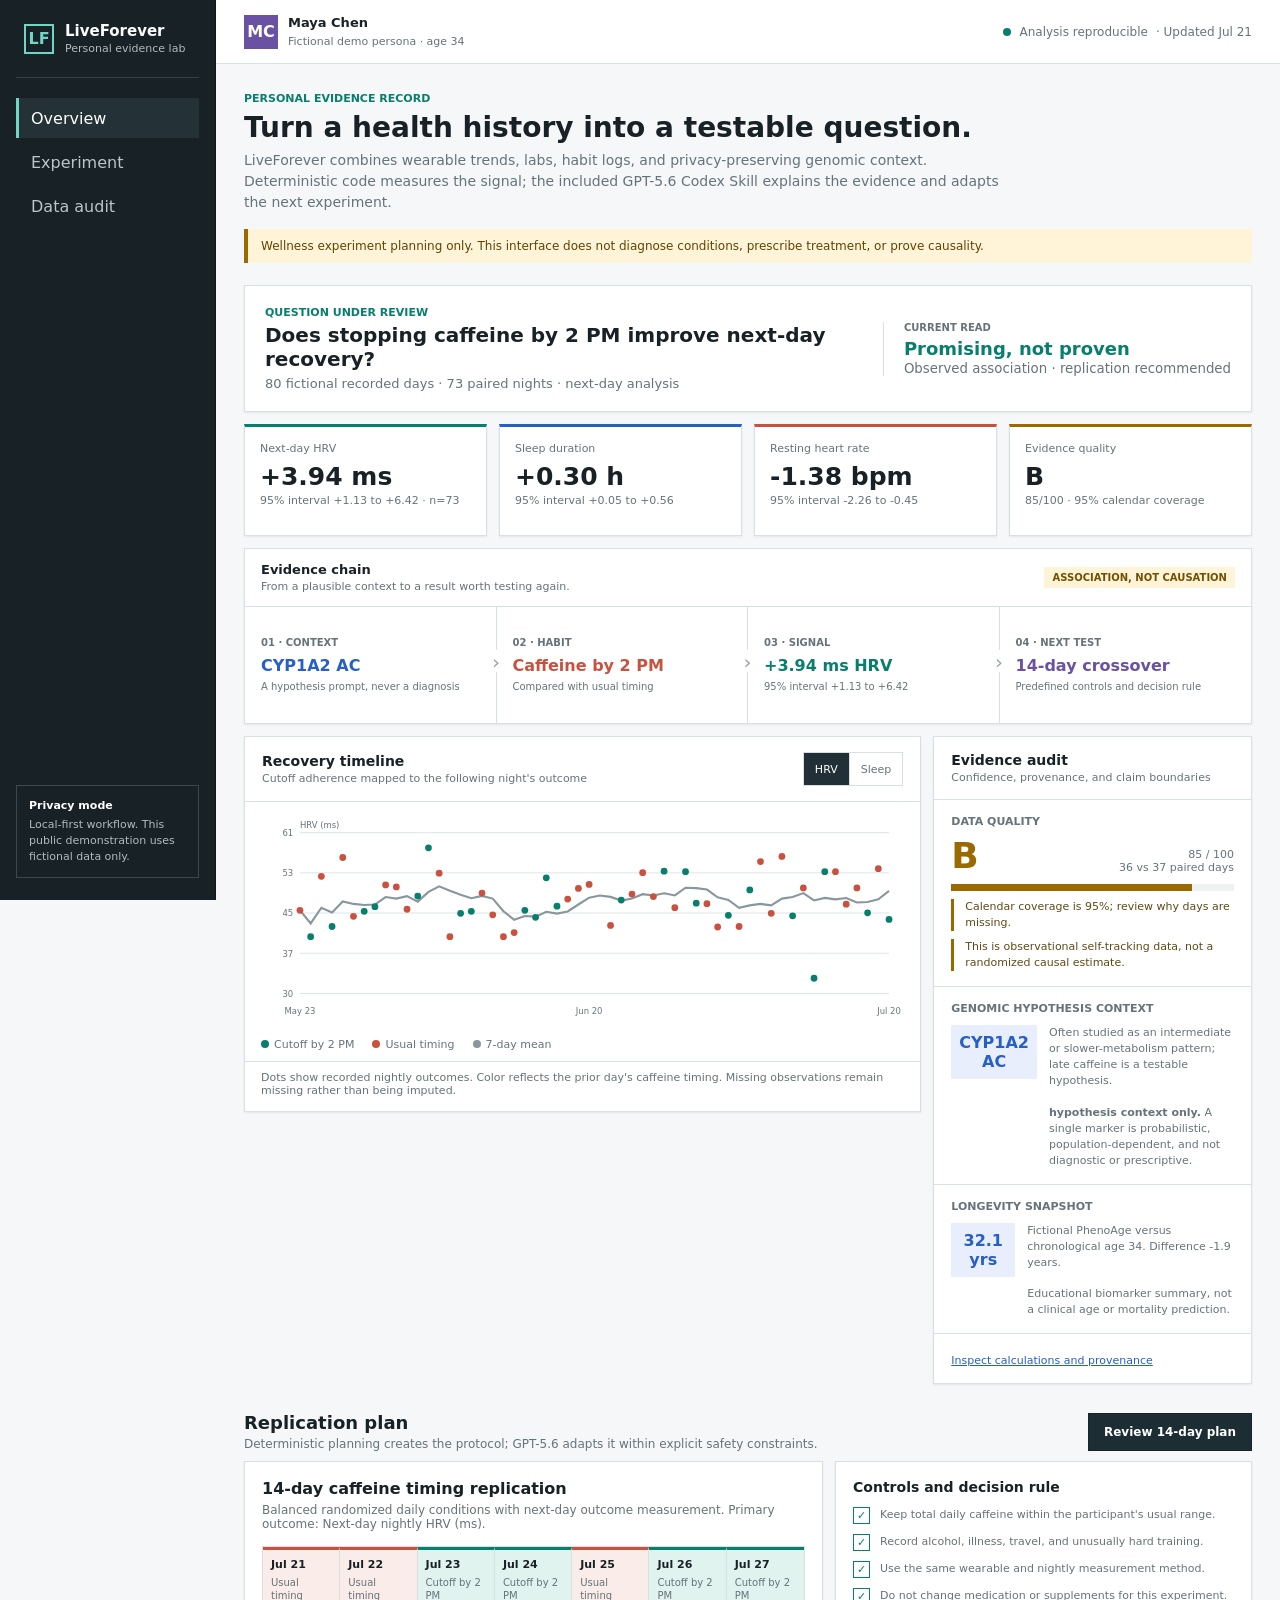
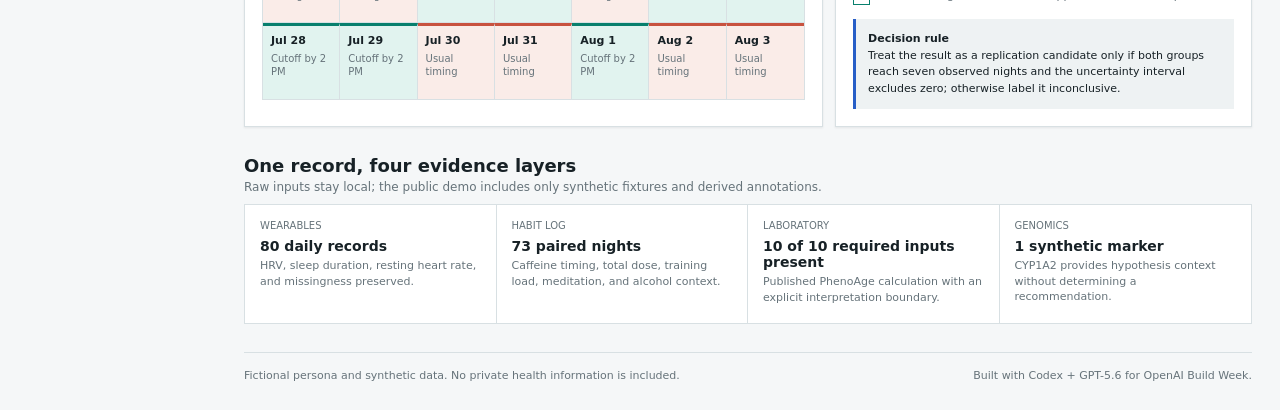
<file: demo/index-buildweek.html>
<!doctype html>
<html lang="en">
<head>
  <meta charset="utf-8">
  <meta name="viewport" content="width=device-width, initial-scale=1">
  <meta name="description" content="LiveForever: a personal evidence lab for privacy-first wellness experiments, built with Codex and GPT-5.6.">
  <title>LiveForever — Personal Evidence Lab</title>
  <style>
    :root {
      --page: #f5f7f8;
      --surface: #ffffff;
      --surface-2: #eef2f3;
      --ink: #172126;
      --muted: #66737a;
      --line: #d8e0e3;
      --teal: #087f6d;
      --teal-soft: #e1f3ef;
      --blue: #275ec7;
      --blue-soft: #e8eefb;
      --coral: #c8523f;
      --coral-soft: #faece8;
      --gold: #9a6900;
      --gold-soft: #fff4d8;
      --purple: #6a51a3;
      --shadow: 0 1px 2px rgba(21, 33, 38, .08);
      font-family: Inter, ui-sans-serif, system-ui, -apple-system, BlinkMacSystemFont, "Segoe UI", sans-serif;
      color: var(--ink);
      background: var(--page);
    }
    * { box-sizing: border-box; }
    body { margin: 0; min-width: 320px; background: var(--page); }
    button, input { font: inherit; }
    button { cursor: pointer; }
    .shell { min-height: 100vh; display: grid; grid-template-columns: 216px minmax(0, 1fr); }
    .sidebar {
      position: sticky; top: 0; height: 100vh; padding: 22px 16px;
      background: #182226; color: #f8fbfc; display: flex; flex-direction: column;
      border-right: 1px solid #101719;
    }
    .brand { display: flex; align-items: center; gap: 11px; padding: 0 8px 22px; border-bottom: 1px solid #344145; }
    .brand-mark { width: 30px; height: 30px; display: grid; place-items: center; border: 2px solid #70d5c3; color: #70d5c3; font-weight: 800; }
    .brand strong { display: block; font-size: 15px; }
    .brand small { display: block; margin-top: 2px; color: #aebbc0; font-size: 11px; }
    .nav { display: grid; gap: 4px; padding-top: 20px; }
    .nav button {
      width: 100%; text-align: left; color: #bac6ca; background: transparent; border: 0;
      border-left: 3px solid transparent; padding: 10px 12px; min-height: 40px;
    }
    .nav button:hover, .nav button.active { color: #fff; background: #243136; border-left-color: #70d5c3; }
    .privacy-note { margin-top: auto; padding: 12px; border: 1px solid #3b494e; color: #aebbc0; font-size: 11px; line-height: 1.45; }
    .privacy-note strong { color: #fff; display: block; margin-bottom: 3px; }
    main { min-width: 0; }
    .topbar {
      min-height: 64px; padding: 12px 28px; background: var(--surface); border-bottom: 1px solid var(--line);
      display: flex; align-items: center; justify-content: space-between; gap: 18px; position: sticky; top: 0; z-index: 5;
    }
    .persona { display: flex; align-items: center; gap: 10px; }
    .avatar { width: 34px; height: 34px; background: var(--purple); color: #fff; display: grid; place-items: center; font-weight: 750; }
    .persona strong { display: block; font-size: 13px; }
    .persona span { color: var(--muted); font-size: 11px; }
    .status { display: flex; align-items: center; gap: 8px; color: var(--muted); font-size: 12px; }
    .status-dot { width: 8px; height: 8px; background: var(--teal); border-radius: 50%; }
    .content { max-width: 1380px; padding: 28px; margin: 0 auto; }
    .eyebrow { color: var(--teal); font-size: 11px; font-weight: 800; text-transform: uppercase; }
    h1 { margin: 7px 0 6px; font-size: 28px; line-height: 1.16; letter-spacing: 0; }
    .lede { margin: 0; color: var(--muted); font-size: 14px; line-height: 1.5; max-width: 760px; }
    .disclaimer { margin-top: 16px; padding: 10px 13px; background: var(--gold-soft); border-left: 4px solid var(--gold); color: #604400; font-size: 12px; }
    .question-band {
      margin-top: 22px; background: var(--surface); border: 1px solid var(--line); box-shadow: var(--shadow);
      display: grid; grid-template-columns: minmax(0, 1fr) auto; align-items: center; gap: 24px; padding: 20px;
    }
    .question-band h2 { margin: 4px 0 5px; font-size: 20px; }
    .question-band p { margin: 0; color: var(--muted); font-size: 13px; }
    .signal { min-width: 200px; padding-left: 20px; border-left: 1px solid var(--line); }
    .signal-label { color: var(--muted); font-size: 10px; text-transform: uppercase; font-weight: 700; }
    .signal-value { font-size: 18px; font-weight: 800; color: var(--teal); margin-top: 5px; }
    .signal small { color: var(--muted); display: block; margin-top: 2px; }
    .metrics { display: grid; grid-template-columns: repeat(4, minmax(0, 1fr)); gap: 12px; margin: 12px 0; }
    .metric { min-height: 112px; background: var(--surface); border: 1px solid var(--line); padding: 15px; box-shadow: var(--shadow); }
    .metric:nth-child(1) { border-top: 3px solid var(--teal); }
    .metric:nth-child(2) { border-top: 3px solid var(--blue); }
    .metric:nth-child(3) { border-top: 3px solid var(--coral); }
    .metric:nth-child(4) { border-top: 3px solid var(--gold); }
    .metric-label { color: var(--muted); font-size: 11px; }
    .metric-value { margin: 7px 0 3px; font-size: 25px; font-weight: 800; font-variant-numeric: tabular-nums; }
    .metric-note { color: var(--muted); font-size: 11px; line-height: 1.35; }
    .chain-block { margin: 12px 0; border: 1px solid var(--line); background: var(--surface); box-shadow: var(--shadow); }
    .chain-head { padding: 13px 16px; display: flex; align-items: center; justify-content: space-between; gap: 16px; border-bottom: 1px solid var(--line); }
    .chain-head h3 { margin: 0; font-size: 13px; }
    .chain-head p { margin: 3px 0 0; color: var(--muted); font-size: 11px; }
    .claim-tag { flex: 0 0 auto; padding: 5px 8px; background: var(--gold-soft); color: #725000; font-size: 10px; font-weight: 750; text-transform: uppercase; }
    .evidence-chain { display: grid; grid-template-columns: repeat(4, minmax(0, 1fr)); }
    .chain-step {
      min-width: 0; min-height: 116px; padding: 16px; border: 0; border-right: 1px solid var(--line);
      background: var(--surface); color: var(--ink); text-align: left; position: relative;
    }
    .chain-step:last-child { border-right: 0; }
    .chain-step::after { content: "\203A"; position: absolute; top: 43px; right: -8px; z-index: 2; width: 15px; height: 22px; background: var(--surface); color: #98a4a9; display: grid; place-items: center; font-size: 20px; }
    .chain-step:last-child::after { display: none; }
    .chain-step:hover { background: var(--surface-2); }
    .chain-step:hover::after { background: var(--surface-2); }
    .chain-step:focus-visible { outline: 3px solid rgba(39, 94, 199, .3); outline-offset: -3px; z-index: 3; }
    .chain-index { display: block; margin-bottom: 9px; color: var(--muted); font-size: 10px; font-weight: 750; text-transform: uppercase; }
    .chain-value { display: block; overflow-wrap: anywhere; font-size: 16px; font-weight: 800; line-height: 1.15; }
    .chain-note { display: block; margin-top: 5px; color: var(--muted); font-size: 10px; line-height: 1.35; }
    .chain-step:nth-child(1) .chain-value { color: var(--blue); }
    .chain-step:nth-child(2) .chain-value { color: var(--coral); }
    .chain-step:nth-child(3) .chain-value { color: var(--teal); }
    .chain-step:nth-child(4) .chain-value { color: var(--purple); }
    .layout { display: grid; grid-template-columns: minmax(0, 1.7fr) minmax(300px, .8fr); gap: 12px; align-items: start; }
    .panel { background: var(--surface); border: 1px solid var(--line); box-shadow: var(--shadow); }
    .panel-head { padding: 15px 17px; border-bottom: 1px solid var(--line); display: flex; align-items: center; justify-content: space-between; gap: 12px; }
    .panel-head h3 { margin: 0; font-size: 14px; }
    .panel-head p { margin: 3px 0 0; color: var(--muted); font-size: 11px; }
    .segmented { display: flex; border: 1px solid var(--line); }
    .segmented button { min-height: 32px; padding: 0 11px; border: 0; border-right: 1px solid var(--line); background: var(--surface); color: var(--muted); font-size: 11px; }
    .segmented button:last-child { border-right: 0; }
    .segmented button.active { background: #213036; color: #fff; }
    .chart-wrap { padding: 14px 16px 10px; }
    #chart { display: block; width: 100%; aspect-ratio: 3 / 1; min-height: 210px; }
    .legend { display: flex; gap: 18px; flex-wrap: wrap; color: var(--muted); font-size: 11px; padding-top: 7px; }
    .legend i { width: 8px; height: 8px; display: inline-block; margin-right: 5px; border-radius: 50%; }
    .chart-foot { padding: 9px 16px 14px; color: var(--muted); font-size: 11px; border-top: 1px solid var(--line); }
    .audit-section { padding: 15px 17px; border-bottom: 1px solid var(--line); }
    .audit-section:last-child { border-bottom: 0; }
    .audit-section h4 { margin: 0 0 10px; font-size: 11px; text-transform: uppercase; color: var(--muted); }
    .grade-row { display: flex; align-items: end; justify-content: space-between; gap: 12px; }
    .grade { color: var(--gold); font-size: 36px; font-weight: 850; line-height: 1; }
    .grade-score { color: var(--muted); font-size: 11px; text-align: right; }
    .quality-bar { height: 7px; background: var(--surface-2); margin-top: 10px; }
    .quality-bar span { display: block; height: 100%; width: 85%; background: var(--gold); }
    .warning { margin-top: 8px; padding-left: 11px; border-left: 3px solid var(--gold); color: #5e4a19; font-size: 11px; line-height: 1.45; }
    .genome { display: grid; grid-template-columns: auto 1fr; gap: 12px; align-items: start; }
    .gene { min-width: 64px; padding: 8px; background: var(--blue-soft); color: var(--blue); font-weight: 800; text-align: center; }
    .genome p { margin: 0; color: var(--muted); font-size: 11px; line-height: 1.45; }
    .text-button { background: transparent; border: 0; color: var(--blue); padding: 0; font-size: 11px; text-decoration: underline; }
    .section { scroll-margin-top: 82px; margin-top: 28px; }
    .section-heading { display: flex; align-items: end; justify-content: space-between; gap: 16px; margin-bottom: 10px; }
    .section-heading h2 { margin: 0; font-size: 18px; }
    .section-heading p { margin: 4px 0 0; color: var(--muted); font-size: 12px; }
    .primary-button { min-height: 38px; border: 1px solid #15252a; background: #1c2e34; color: #fff; padding: 0 15px; font-weight: 700; font-size: 12px; }
    .primary-button:hover { background: #294047; }
    .experiment-grid { display: grid; grid-template-columns: minmax(0, 1fr) minmax(310px, .72fr); gap: 12px; }
    .plan-copy { padding: 17px; }
    .plan-copy h3 { margin: 0 0 5px; font-size: 16px; }
    .plan-copy > p { color: var(--muted); margin: 0 0 15px; font-size: 12px; }
    .schedule { display: grid; grid-template-columns: repeat(7, minmax(0, 1fr)); border: 1px solid var(--line); }
    .day { min-height: 76px; padding: 8px; border-right: 1px solid var(--line); border-bottom: 1px solid var(--line); font-size: 10px; }
    .day:nth-child(7n) { border-right: 0; }
    .day:nth-last-child(-n+7) { border-bottom: 0; }
    .day strong { display: block; font-size: 11px; margin-bottom: 6px; }
    .day span { display: block; line-height: 1.25; color: var(--muted); }
    .day.cutoff { background: var(--teal-soft); border-top: 3px solid var(--teal); }
    .day.usual { background: var(--coral-soft); border-top: 3px solid var(--coral); }
    .controls { padding: 17px; }
    .controls h3 { margin: 0 0 12px; font-size: 14px; }
    .control { display: grid; grid-template-columns: 20px 1fr; gap: 7px; margin: 10px 0; color: var(--muted); font-size: 11px; line-height: 1.4; }
    .check { width: 17px; height: 17px; border: 1px solid var(--teal); color: var(--teal); display: grid; place-items: center; font-size: 11px; }
    .decision { margin-top: 14px; padding: 12px; background: var(--surface-2); border-left: 3px solid var(--blue); font-size: 11px; line-height: 1.5; }
    .sources { display: grid; grid-template-columns: repeat(4, minmax(0, 1fr)); border: 1px solid var(--line); background: var(--surface); }
    .source { min-height: 118px; padding: 15px; border-right: 1px solid var(--line); }
    .source:last-child { border-right: 0; }
    .source-type { color: var(--muted); font-size: 10px; text-transform: uppercase; }
    .source strong { display: block; margin: 7px 0 4px; font-size: 14px; }
    .source p { margin: 0; color: var(--muted); font-size: 11px; line-height: 1.4; }
    .footer { margin-top: 28px; padding-top: 16px; border-top: 1px solid var(--line); color: var(--muted); font-size: 11px; display: flex; justify-content: space-between; gap: 15px; }
    dialog { width: min(560px, calc(100vw - 32px)); border: 1px solid var(--line); padding: 0; color: var(--ink); box-shadow: 0 18px 60px rgba(11, 24, 29, .2); }
    dialog::backdrop { background: rgba(11, 24, 29, .48); }
    .dialog-head { display: flex; justify-content: space-between; align-items: center; padding: 15px 17px; border-bottom: 1px solid var(--line); }
    .dialog-head h3 { margin: 0; font-size: 15px; }
    .close { width: 32px; height: 32px; border: 0; background: var(--surface-2); font-size: 20px; }
    .dialog-body { padding: 17px; color: var(--muted); font-size: 12px; line-height: 1.55; }
    .formula { padding: 12px; background: #182226; color: #edf6f7; font-family: ui-monospace, SFMono-Regular, Menlo, monospace; overflow-wrap: anywhere; }
    .loading { padding: 80px 30px; text-align: center; color: var(--muted); }
    @media (max-width: 980px) {
      .shell { grid-template-columns: 1fr; }
      .sidebar { position: static; height: auto; padding: 12px; flex-direction: row; align-items: center; overflow-x: auto; }
      .brand { border: 0; padding: 0 14px 0 0; flex: 0 0 auto; }
      .brand small, .privacy-note { display: none; }
      .nav { display: flex; padding: 0; gap: 2px; }
      .nav button { width: auto; white-space: nowrap; border-left: 0; border-bottom: 3px solid transparent; }
      .nav button:hover, .nav button.active { border-left-color: transparent; border-bottom-color: #70d5c3; }
      .topbar { position: static; }
      .layout, .experiment-grid { grid-template-columns: 1fr; }
    }
    @media (max-width: 720px) {
      .content { padding: 18px 12px; }
      .brand { padding-right: 8px; }
      .brand-copy { display: none; }
      .topbar { padding: 10px 12px; }
      .status span:last-child { display: none; }
      h1 { font-size: 24px; }
      .question-band { grid-template-columns: 1fr; }
      .signal { padding: 12px 0 0; border-left: 0; border-top: 1px solid var(--line); }
      .metrics { grid-template-columns: repeat(2, minmax(0, 1fr)); }
      .chain-head { align-items: flex-start; }
      .evidence-chain { grid-template-columns: repeat(2, minmax(0, 1fr)); }
      .chain-step { border-bottom: 1px solid var(--line); }
      .chain-step:nth-child(2n) { border-right: 0; }
      .chain-step:nth-last-child(-n+2) { border-bottom: 0; }
      .chain-step::after { display: none; }
      .panel-head { align-items: flex-start; flex-direction: column; }
      #chart { min-height: 190px; aspect-ratio: 1.7 / 1; }
      .schedule { grid-template-columns: repeat(2, minmax(0, 1fr)); }
      .day, .day:nth-child(7n), .day:nth-last-child(-n+7) { border-right: 1px solid var(--line); border-bottom: 1px solid var(--line); }
      .day:nth-child(2n) { border-right: 0; }
      .day:nth-last-child(-n+2) { border-bottom: 0; }
      .sources { grid-template-columns: repeat(2, minmax(0, 1fr)); }
      .source { border-bottom: 1px solid var(--line); }
      .source:nth-child(2n) { border-right: 0; }
      .source:nth-last-child(-n+2) { border-bottom: 0; }
      .footer { flex-direction: column; }
    }
  </style>
</head>
<body>
  <div class="shell">
    <aside class="sidebar">
      <div class="brand">
        <div class="brand-mark">LF</div>
        <div class="brand-copy"><strong>LiveForever</strong><small>Personal evidence lab</small></div>
      </div>
      <nav class="nav" aria-label="Primary navigation">
        <button class="active" data-target="overview">Overview</button>
        <button data-target="experiment">Experiment</button>
        <button data-target="data-audit">Data audit</button>
      </nav>
      <div class="privacy-note"><strong>Privacy mode</strong>Local-first workflow. This public demonstration uses fictional data only.</div>
    </aside>
    <main>
      <header class="topbar">
        <div class="persona"><div class="avatar">MC</div><div><strong>Maya Chen</strong><span>Fictional demo persona · age 34</span></div></div>
        <div class="status"><i class="status-dot"></i><span>Analysis reproducible</span><span>· Updated Jul 21</span></div>
      </header>
      <div class="content" id="app"><div class="loading">Loading the synthetic evidence record…</div></div>
    </main>
  </div>

  <dialog id="calculationDialog">
    <div class="dialog-head"><h3>How this estimate was calculated</h3><button class="close" aria-label="Close">×</button></div>
    <div class="dialog-body" id="calculationBody"></div>
  </dialog>

  <script>
    const fmt = (value, digits = 2) => Number(value).toFixed(digits);
    const signed = (value, digits = 2) => `${value >= 0 ? '+' : ''}${fmt(value, digits)}`;
    const shortDate = value => new Date(`${value}T12:00:00`).toLocaleDateString('en-US', { month: 'short', day: 'numeric' });

    function render(payload) {
      const a = payload.analysis;
      const p = payload.plan;
      const primary = a.primary_effect;
      const sleep = a.secondary_effects.find(item => item.outcome === 'sleep_hours');
      const rhr = a.secondary_effects.find(item => item.outcome === 'resting_hr');
      document.getElementById('app').innerHTML = `
        <section id="overview">
          <div class="eyebrow">Personal evidence record</div>
          <h1>Turn a health history into a testable question.</h1>
          <p class="lede">LiveForever combines wearable trends, labs, habit logs, and privacy-preserving genomic context. Deterministic code measures the signal; the included GPT-5.6 Codex Skill explains the evidence and adapts the next experiment.</p>
          <div class="disclaimer">Wellness experiment planning only. This interface does not diagnose conditions, prescribe treatment, or prove causality.</div>
          <div class="question-band">
            <div><div class="eyebrow">Question under review</div><h2>${a.question}</h2><p>${a.dataset.recorded_days} fictional recorded days · ${a.quality.paired_days} paired nights · next-day analysis</p></div>
            <div class="signal"><div class="signal-label">Current read</div><div class="signal-value">Promising, not proven</div><small>Observed association · replication recommended</small></div>
          </div>
          <div class="metrics">
            <div class="metric"><div class="metric-label">Next-day HRV</div><div class="metric-value">${signed(primary.effect)} ms</div><div class="metric-note">95% interval ${signed(primary.ci_low)} to ${signed(primary.ci_high)} · n=${primary.n_on + primary.n_off}</div></div>
            <div class="metric"><div class="metric-label">Sleep duration</div><div class="metric-value">${signed(sleep.effect)} h</div><div class="metric-note">95% interval ${signed(sleep.ci_low)} to ${signed(sleep.ci_high)}</div></div>
            <div class="metric"><div class="metric-label">Resting heart rate</div><div class="metric-value">${signed(rhr.effect)} bpm</div><div class="metric-note">95% interval ${signed(rhr.ci_low)} to ${signed(rhr.ci_high)}</div></div>
            <div class="metric"><div class="metric-label">Evidence quality</div><div class="metric-value">${a.quality.grade}</div><div class="metric-note">${a.quality.score}/100 · ${Math.round(a.quality.coverage * 100)}% calendar coverage</div></div>
          </div>
          <div class="chain-block">
            <div class="chain-head"><div><h3>Evidence chain</h3><p>From a plausible context to a result worth testing again.</p></div><div class="claim-tag">Association, not causation</div></div>
            <div class="evidence-chain" aria-label="Evidence chain from genomic context to replication plan">
              <button class="chain-step" data-chain-action="audit"><span class="chain-index">01 · Context</span><span class="chain-value">${a.genomics_context.gene} ${a.genomics_context.synthetic_genotype}</span><span class="chain-note">A hypothesis prompt, never a diagnosis</span></button>
              <button class="chain-step" data-chain-action="timeline"><span class="chain-index">02 · Habit</span><span class="chain-value">Caffeine by 2 PM</span><span class="chain-note">Compared with usual timing</span></button>
              <button class="chain-step" data-chain-action="calculation"><span class="chain-index">03 · Signal</span><span class="chain-value">${signed(primary.effect)} ms HRV</span><span class="chain-note">95% interval ${signed(primary.ci_low)} to ${signed(primary.ci_high)}</span></button>
              <button class="chain-step" data-chain-action="experiment"><span class="chain-index">04 · Next test</span><span class="chain-value">14-day crossover</span><span class="chain-note">Predefined controls and decision rule</span></button>
            </div>
          </div>
          <div class="layout">
            <article class="panel" id="timeline-panel">
              <div class="panel-head"><div><h3>Recovery timeline</h3><p>Cutoff adherence mapped to the following night's outcome</p></div><div class="segmented" aria-label="Chart metric"><button class="active" data-metric="hrv_ms">HRV</button><button data-metric="sleep_hours">Sleep</button></div></div>
              <div class="chart-wrap"><svg id="chart" viewBox="0 0 760 250" role="img" aria-label="Recovery timeline"></svg><div class="legend"><span><i style="background:var(--teal)"></i>Cutoff by 2 PM</span><span><i style="background:var(--coral)"></i>Usual timing</span><span><i style="background:#88979d"></i>7-day mean</span></div></div>
              <div class="chart-foot">Dots show recorded nightly outcomes. Color reflects the prior day's caffeine timing. Missing observations remain missing rather than being imputed.</div>
            </article>
            <aside class="panel" id="data-audit">
              <div class="panel-head"><div><h3>Evidence audit</h3><p>Confidence, provenance, and claim boundaries</p></div></div>
              <div class="audit-section"><h4>Data quality</h4><div class="grade-row"><div class="grade">${a.quality.grade}</div><div class="grade-score">${a.quality.score} / 100<br>${a.quality.condition_on_n} vs ${a.quality.condition_off_n} paired days</div></div><div class="quality-bar"><span style="width:${a.quality.score}%"></span></div>${a.quality.warnings.map(item => `<div class="warning">${item}</div>`).join('')}</div>
              <div class="audit-section"><h4>Genomic hypothesis context</h4><div class="genome"><div class="gene">${a.genomics_context.gene}<br>${a.genomics_context.synthetic_genotype}</div><p>${a.genomics_context.annotation}<br><br><strong>${a.genomics_context.confidence}.</strong> ${a.genomics_context.boundary}</p></div></div>
              <div class="audit-section"><h4>Longevity snapshot</h4><div class="genome"><div class="gene">${fmt(a.longevity_snapshot.phenoage, 1)}<br>yrs</div><p>Fictional PhenoAge versus chronological age ${fmt(a.longevity_snapshot.chronological_age, 0)}. Difference ${signed(a.longevity_snapshot.difference_years, 1)} years.<br><br>${a.longevity_snapshot.boundary}</p></div></div>
              <div class="audit-section"><button class="text-button" id="showCalculation">Inspect calculations and provenance</button></div>
            </aside>
          </div>
        </section>

        <section class="section" id="experiment">
          <div class="section-heading"><div><h2>Replication plan</h2><p>Deterministic planning creates the protocol; GPT-5.6 adapts it within explicit safety constraints.</p></div><button class="primary-button" id="reviewPlan">Review 14-day plan</button></div>
          <div class="experiment-grid">
            <article class="panel plan-copy"><h3>${p.title}</h3><p>${p.design} Primary outcome: ${p.primary_outcome}.</p><div class="schedule">${p.schedule.map(day => `<div class="day ${day.condition.startsWith('Cutoff') ? 'cutoff' : 'usual'}"><strong>${shortDate(day.date)}</strong><span>${day.condition}</span></div>`).join('')}</div></article>
            <aside class="panel controls"><h3>Controls and decision rule</h3>${p.controls.map(item => `<div class="control"><div class="check">✓</div><div>${item}</div></div>`).join('')}<div class="decision"><strong>Decision rule</strong><br>${p.decision_rule}</div></aside>
          </div>
        </section>

        <section class="section" id="sources">
          <div class="section-heading"><div><h2>One record, four evidence layers</h2><p>Raw inputs stay local; the public demo includes only synthetic fixtures and derived annotations.</p></div></div>
          <div class="sources">
            <div class="source"><div class="source-type">Wearables</div><strong>${a.dataset.recorded_days} daily records</strong><p>HRV, sleep duration, resting heart rate, and missingness preserved.</p></div>
            <div class="source"><div class="source-type">Habit log</div><strong>${a.quality.paired_days} paired nights</strong><p>Caffeine timing, total dose, training load, meditation, and alcohol context.</p></div>
            <div class="source"><div class="source-type">Laboratory</div><strong>${a.longevity_snapshot.completeness}</strong><p>Published PhenoAge calculation with an explicit interpretation boundary.</p></div>
            <div class="source"><div class="source-type">Genomics</div><strong>1 synthetic marker</strong><p>CYP1A2 provides hypothesis context without determining a recommendation.</p></div>
          </div>
        </section>
        <footer class="footer"><span>Fictional persona and synthetic data. No private health information is included.</span><span>Built with Codex + GPT-5.6 for OpenAI Build Week.</span></footer>`;

      drawChart(a.timeline, 'hrv_ms');
      document.querySelectorAll('[data-metric]').forEach(button => button.addEventListener('click', () => {
        document.querySelectorAll('[data-metric]').forEach(item => item.classList.toggle('active', item === button));
        drawChart(a.timeline, button.dataset.metric);
      }));
      document.querySelectorAll('[data-chain-action]').forEach(button => button.addEventListener('click', () => {
        const action = button.dataset.chainAction;
        if (action === 'calculation') {
          showCalculation(a);
          return;
        }
        const target = action === 'audit' ? 'data-audit' : action === 'timeline' ? 'timeline-panel' : 'experiment';
        document.getElementById(target).scrollIntoView({ behavior: 'smooth', block: 'start' });
      }));
      document.getElementById('reviewPlan').addEventListener('click', () => document.querySelector('.schedule').scrollIntoView({ behavior: 'smooth', block: 'center' }));
      document.getElementById('showCalculation').addEventListener('click', () => showCalculation(a));
      bindNavigation();
    }

    function movingAverage(values, index, width = 7) {
      const slice = values.slice(Math.max(0, index - width + 1), index + 1).filter(value => value != null);
      return slice.length ? slice.reduce((sum, value) => sum + value, 0) / slice.length : null;
    }

    function drawChart(timeline, metric) {
      const svg = document.getElementById('chart');
      const values = timeline.map(point => point[metric]);
      const valid = values.filter(value => value != null);
      const min = Math.min(...valid) - (metric === 'hrv_ms' ? 3 : .25);
      const max = Math.max(...valid) + (metric === 'hrv_ms' ? 3 : .25);
      const left = 46, right = 742, top = 18, bottom = 208;
      const x = index => left + (right - left) * index / Math.max(1, timeline.length - 1);
      const y = value => bottom - (value - min) / (max - min) * (bottom - top);
      const averages = values.map((_, index) => movingAverage(values, index));
      const path = averages.map((value, index) => value == null ? '' : `${index === 0 ? 'M' : 'L'}${x(index).toFixed(1)},${y(value).toFixed(1)}`).join(' ');
      const grid = [0, .25, .5, .75, 1].map(frac => {
        const value = max - (max - min) * frac;
        const yy = top + (bottom - top) * frac;
        return `<line x1="${left}" y1="${yy}" x2="${right}" y2="${yy}" stroke="#d8e0e3"/><text x="${left - 8}" y="${yy + 4}" text-anchor="end" fill="#66737a" font-size="10">${metric === 'hrv_ms' ? value.toFixed(0) : value.toFixed(1)}</text>`;
      }).join('');
      const dots = timeline.map((point, index) => point[metric] == null ? '' : `<circle cx="${x(index)}" cy="${y(point[metric])}" r="4" fill="${point.caffeine_cutoff_2pm >= .5 ? '#087f6d' : '#c8523f'}"><title>${point.date}: ${point[metric]}</title></circle>`).join('');
      const dates = [0, Math.floor((timeline.length - 1) / 2), timeline.length - 1].map(index => `<text x="${x(index)}" y="232" text-anchor="middle" fill="#66737a" font-size="10">${shortDate(timeline[index].date)}</text>`).join('');
      svg.innerHTML = `${grid}<path d="${path}" fill="none" stroke="#88979d" stroke-width="2.5"/>${dots}${dates}<text x="${left}" y="12" fill="#66737a" font-size="10">${metric === 'hrv_ms' ? 'HRV (ms)' : 'Sleep (hours)'}</text>`;
    }

    function showCalculation(analysis) {
      const dialog = document.getElementById('calculationDialog');
      document.getElementById('calculationBody').innerHTML = `
        <p>The displayed numbers come from deterministic Python. GPT-5.6 receives this output but does not calculate or alter it.</p>
        <div class="formula">${analysis.calculation_provenance.join('<br><br>')}</div>
        <p><strong>Current primary estimate:</strong> ${signed(analysis.primary_effect.effect)} ms, 95% interval ${signed(analysis.primary_effect.ci_low)} to ${signed(analysis.primary_effect.ci_high)}, from ${analysis.primary_effect.n_on} cutoff and ${analysis.primary_effect.n_off} usual-timing paired nights.</p>
        <p>${analysis.claim_boundary}</p>`;
      dialog.showModal();
    }

    function bindNavigation() {
      document.querySelectorAll('.nav button').forEach(button => button.addEventListener('click', () => {
        document.querySelectorAll('.nav button').forEach(item => item.classList.toggle('active', item === button));
        const target = button.dataset.target === 'data-audit' ? 'data-audit' : button.dataset.target;
        document.getElementById(target).scrollIntoView({ behavior: 'smooth', block: 'start' });
      }));
    }

    document.querySelector('.close').addEventListener('click', () => document.getElementById('calculationDialog').close());
    fetch('analysis.json').then(response => {
      if (!response.ok) throw new Error(`Could not load analysis (${response.status})`);
      return response.json();
    }).then(render).catch(error => {
      document.getElementById('app').innerHTML = `<div class="loading"><strong>Demo data could not load.</strong><br>${error.message}<br><br>Serve the demo folder over HTTP rather than opening the file directly.</div>`;
    });
  </script>
</body>
</html>
</file>
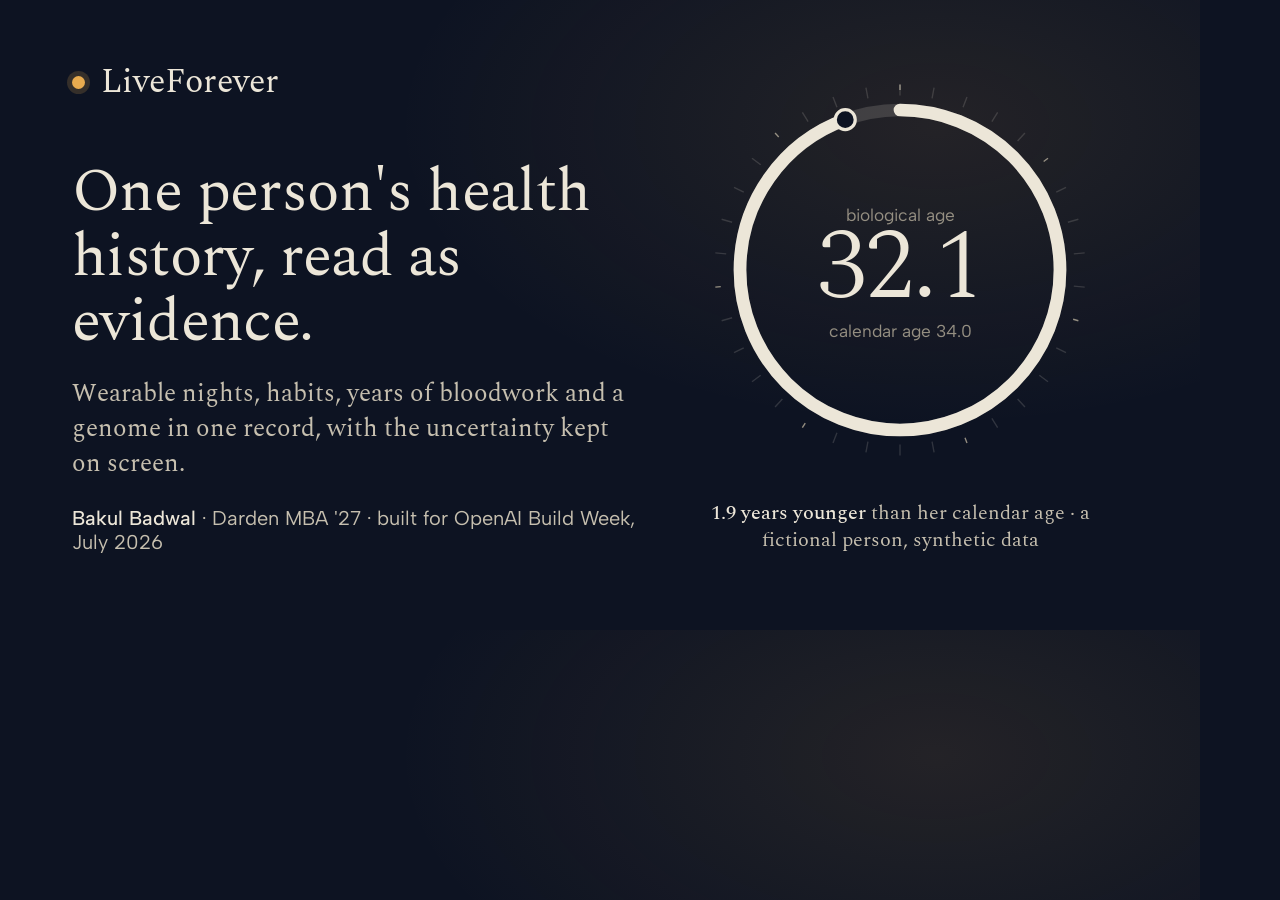
<file: demo/share.html>
<!doctype html>
<html lang="en">
<head>
<meta charset="utf-8">
<title>LiveForever share card</title>
<link rel="stylesheet" href="https://fonts.googleapis.com/css2?family=Spectral:ital,wght@0,300;0,400;1,300&family=Albert+Sans:wght@400;500;600&display=swap">
<style>
  /* 1200 x 630 Open Graph card, rendered to og.png by headless Chrome. Numbers come from record.json. */
  html, body { margin: 0; width: 1200px; height: 630px; overflow: hidden; }
  body {
    background: radial-gradient(900px 500px at 78% 20%, rgba(232,171,79,0.10), transparent 60%), #0d1322;
    color: #ece6d8; font-family: "Albert Sans", sans-serif; position: relative;
  }
  .wordmark { position: absolute; left: 72px; top: 56px; font-family: Spectral, serif; font-size: 34px; }
  .wordmark::before { content: ""; display: inline-block; width: 13px; height: 13px; border-radius: 50%; background: #e8ab4f; box-shadow: 0 0 0 5px rgba(232,171,79,0.18); margin-right: 16px; vertical-align: 3px; }
  h1 { position: absolute; left: 72px; top: 160px; width: 600px; margin: 0; font-family: Spectral, serif; font-weight: 400; font-size: 60px; line-height: 1.08; letter-spacing: -0.01em; }
  .lede { position: absolute; left: 72px; top: 352px; width: 560px; font-family: Spectral, serif; font-size: 25px; line-height: 1.4; color: #c6bfaf; }
  .byline { position: absolute; left: 72px; bottom: 56px; width: 600px; font-size: 20px; color: #c6bfaf; }
  .byline b { color: #ece6d8; font-weight: 500; }
  .dial { position: absolute; right: 100px; top: 70px; width: 400px; height: 400px; }
  .dial svg { width: 400px; height: 400px; }
  .cap { position: absolute; right: 80px; bottom: 56px; width: 440px; text-align: center; line-height: 1.35; font-family: Spectral, serif; font-size: 20px; color: #c6bfaf; }
  .cap b { color: #ece6d8; font-weight: 500; }
</style>
</head>
<body>
  <div class="wordmark">LiveForever</div>
  <h1>One person's health history, read as evidence.</h1>
  <p class="lede">Wearable nights, habits, years of bloodwork and a genome in one record, with the uncertainty kept on screen.</p>
  <p class="byline"><b>Bakul Badwal</b> · Darden MBA '27 · built for OpenAI Build Week, July 2026</p>
  <div class="dial" id="dial"></div>
  <p class="cap" id="cap"></p>
  <script>
    fetch('record.json').then(function (r) { return r.json(); }).then(function (rec) {
      var h = rec.hero, size = 440, r = 176, cx = 220, cy = 220, sw = 14;
      var circ = 2 * Math.PI * r, frac = Math.min(1, h.phenoage / h.chronological_age_at_draw), dash = frac * circ;
      var pa = -Math.PI / 2 + frac * 2 * Math.PI;
      var ticks = '';
      for (var i = 0; i <= Math.round(h.chronological_age_at_draw); i++) {
        var a = -Math.PI / 2 + i / h.chronological_age_at_draw * 2 * Math.PI, inner = i % 5 ? r + 16 : r + 22, outer = r + 28;
        ticks += '<line x1="' + (cx + Math.cos(a) * inner) + '" y1="' + (cy + Math.sin(a) * inner) + '" x2="' + (cx + Math.cos(a) * outer) + '" y2="' + (cy + Math.sin(a) * outer) + '" stroke="' + (i % 5 ? 'rgba(236,230,216,0.16)' : '#958f82') + '" stroke-width="1.5"/>';
      }
      document.getElementById('dial').innerHTML = '<svg width="' + size + '" height="' + size + '" viewBox="0 0 ' + size + ' ' + size + '">' + ticks +
        '<circle cx="' + cx + '" cy="' + cy + '" r="' + r + '" fill="none" stroke="rgba(236,230,216,0.16)" stroke-width="' + sw + '"/>' +
        '<circle cx="' + cx + '" cy="' + cy + '" r="' + r + '" fill="none" stroke="#ece6d8" stroke-width="' + sw + '" stroke-linecap="round" stroke-dasharray="' + dash + ' ' + circ + '" transform="rotate(-90 ' + cx + ' ' + cy + ')"/>' +
        '<circle cx="' + (cx + Math.cos(pa) * r) + '" cy="' + (cy + Math.sin(pa) * r) + '" r="11" fill="#0d1322" stroke="#ece6d8" stroke-width="3.5"/>' +
        '<text x="' + cx + '" y="' + (cy - 54) + '" text-anchor="middle" font-size="19" fill="#958f82" font-family="Albert Sans, sans-serif">biological age</text>' +
        '<text x="' + cx + '" y="' + (cy + 30) + '" text-anchor="middle" font-size="110" font-weight="300" fill="#ece6d8" font-family="Spectral, serif" letter-spacing="-0.02em">' + h.phenoage.toFixed(1) + '</text>' +
        '<text x="' + cx + '" y="' + (cy + 74) + '" text-anchor="middle" font-size="19" fill="#958f82" font-family="Albert Sans, sans-serif">calendar age ' + h.chronological_age_at_draw.toFixed(1) + '</text></svg>';
      document.getElementById('cap').innerHTML = '<b>' + Math.abs(h.gap_years).toFixed(1) + ' years ' + (h.gap_years < 0 ? 'younger' : 'older') + '</b> than her calendar age · a fictional person, synthetic data';
      document.title = 'ready';
    });
  </script>
</body>
</html>
</file>
